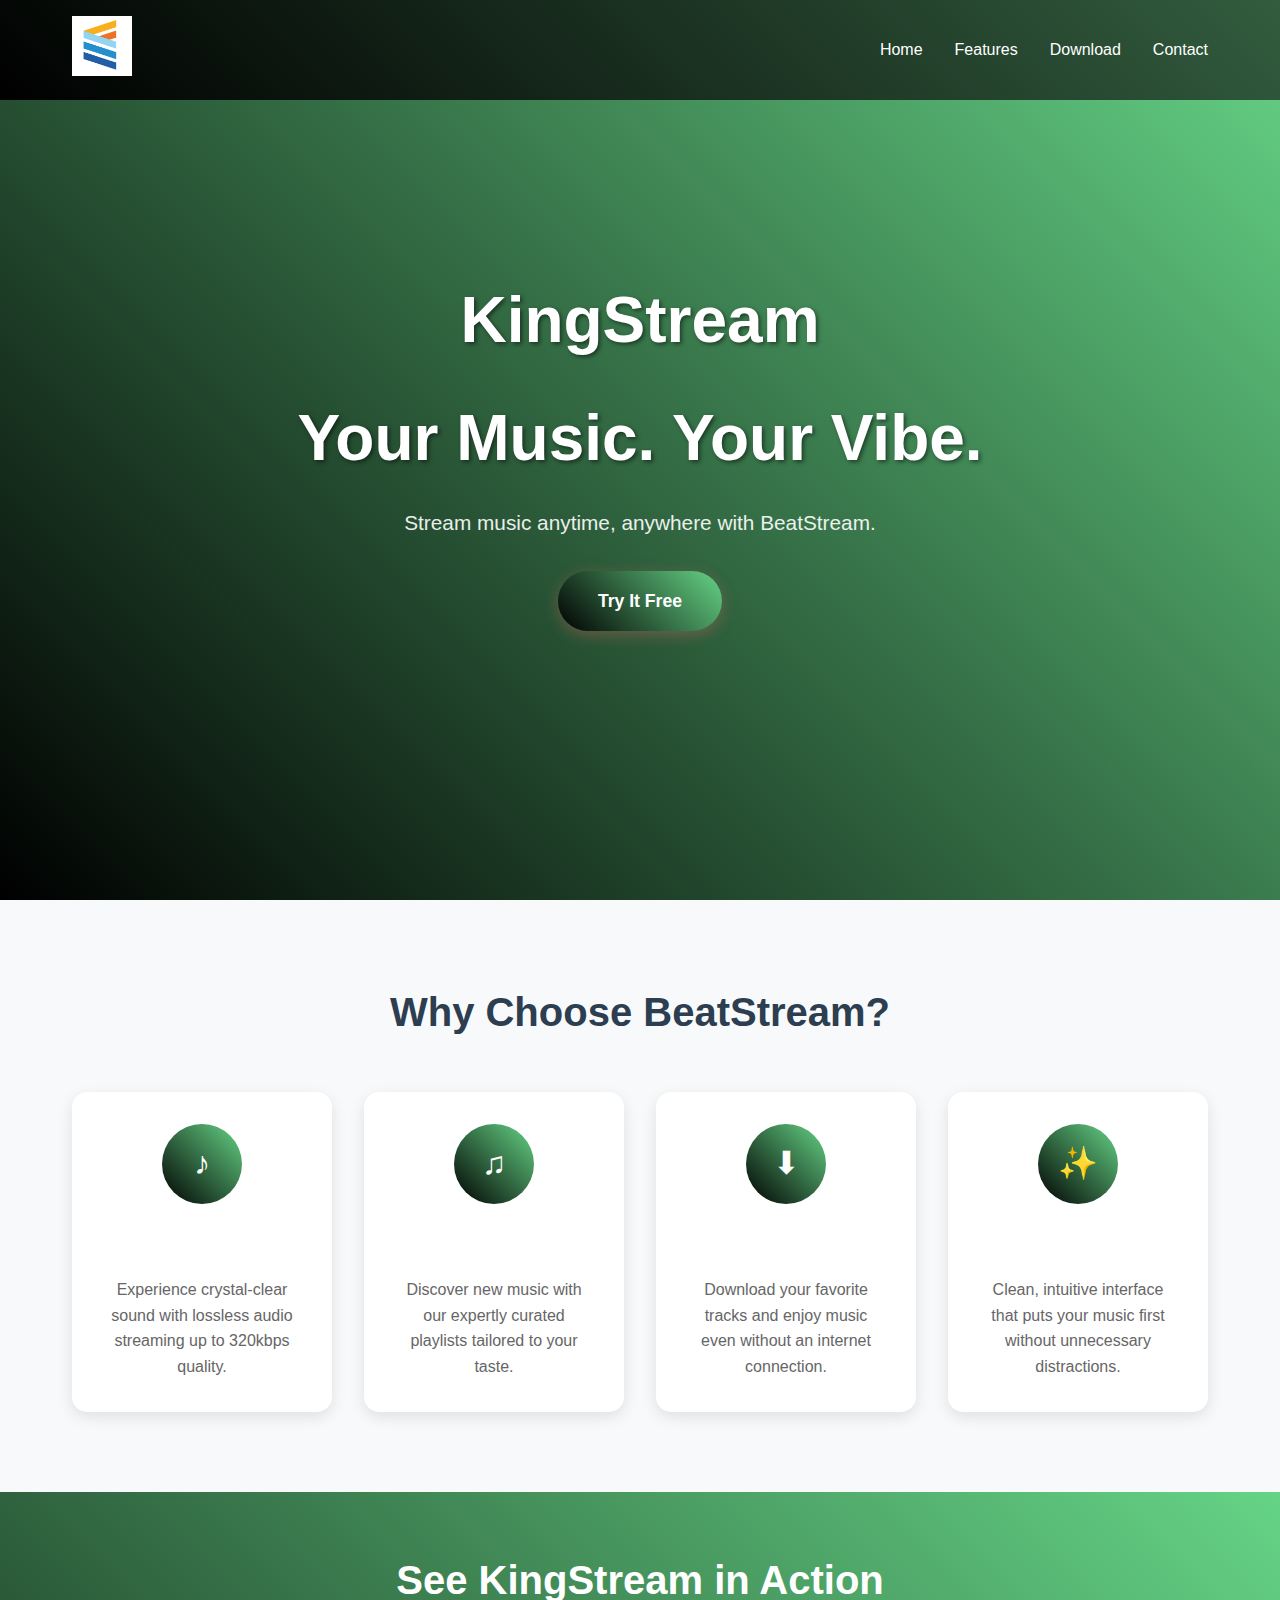
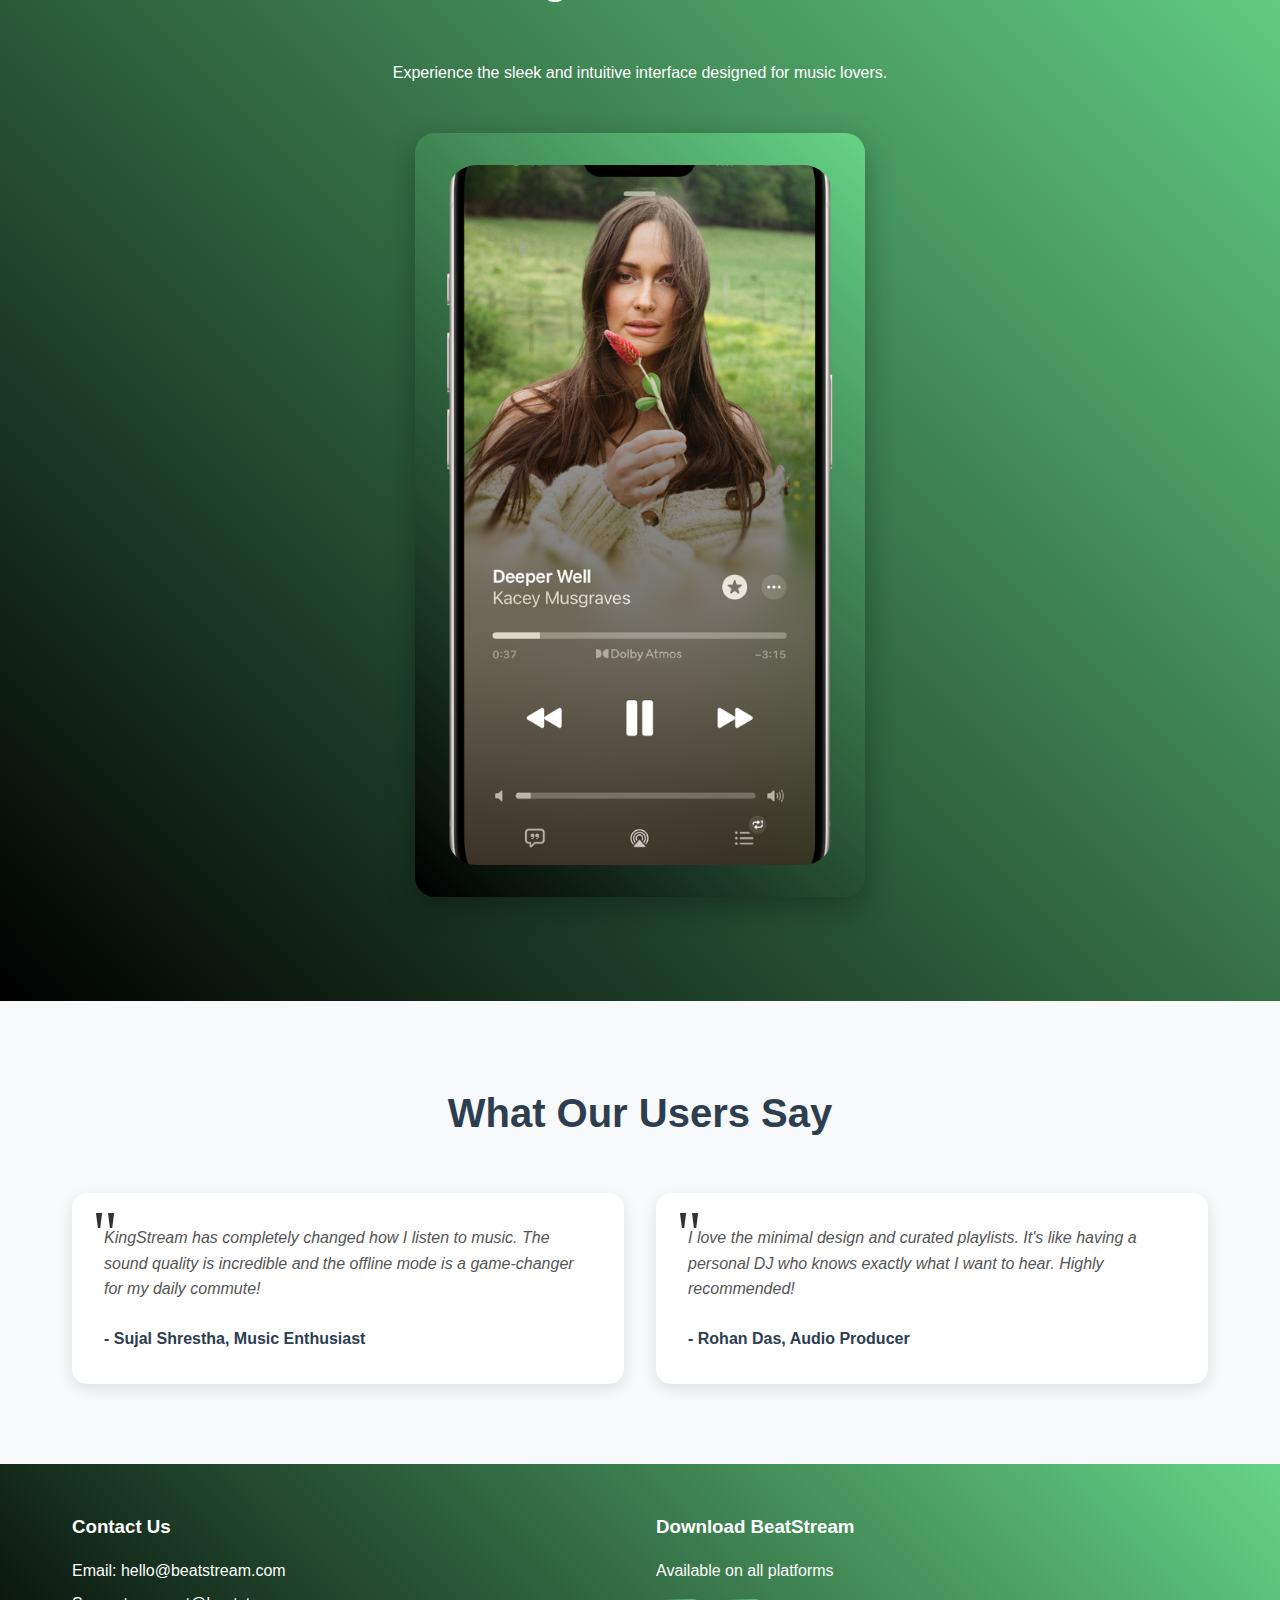
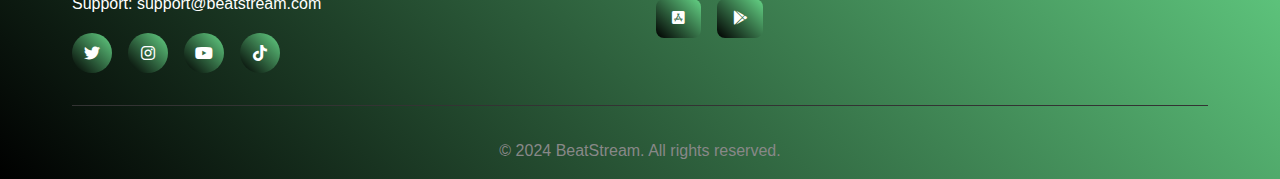
<file: first.html>
<!DOCTYPE html>
<html lang="en">
  <head>
    <meta charset="UTF-8" />
    <meta name="viewport" content="width=device-width, initial-scale=1.0" />
    <title>BeatStream - Your Music. Your Vibe.</title>
    <link rel="stylesheet" href="first.css" />
    <link
      rel="stylesheet"
      href="https://cdnjs.cloudflare.com/ajax/libs/font-awesome/6.7.2/css/all.min.css"
      integrity="sha512-Evv84Mr4kqVGRNSgIGL/F/aIDqQb7xQ2vcrdIwxfjThSH8CSR7PBEakCr51Ck+w+/U6swU2Im1vVX0SVk9ABhg=="
      crossorigin="anonymous"
      referrerpolicy="no-referrer"
    />
  </head>
  <body>
    <!-- Header: Navigation bar with logo and links -->
    <header class="header">
      <nav class="nav-container">
        <a href="#" class="logo"><img src="image/kings.png" /></a>
        <ul class="nav-links">
          <li><a href="#home">Home</a></li>
          <li><a href="#features">Features</a></li>
          <li><a href="#download">Download</a></li>
          <li><a href="#contact">Contact</a></li>
        </ul>
      </nav>
    </header>

    <!-- Hero Section: Landing message with call-to-action button -->
    <section class="hero" id="home">
      <div class="hero-content">
        <h1>KingStream</h1>
        <h3>Your Music. Your Vibe.</h3>
        <p>Stream music anytime, anywhere with BeatStream.</p>
        <a href="index.html" class="cta-button">Try It Free</a>
      </div>
    </section>

    <!-- Features Section: Highlights of app benefits -->
    <section class="features" id="features">
      <div class="container">
        <h2 class="section-title">Why Choose BeatStream?</h2>
        <div class="features-grid">
          <div class="feature-card">
            <div class="feature-icon">♪</div>
            <h3>High-Quality Audio</h3>
            <p>
              Experience crystal-clear sound with lossless audio streaming up to
              320kbps quality.
            </p>
          </div>
          <div class="feature-card">
            <div class="feature-icon">♫</div>
            <h3>Curated Playlists</h3>
            <p>
              Discover new music with our expertly curated playlists tailored to
              your taste.
            </p>
          </div>
          <div class="feature-card">
            <div class="feature-icon">⬇</div>
            <h3>Offline Mode</h3>
            <p>
              Download your favorite tracks and enjoy music even without an
              internet connection.
            </p>
          </div>
          <div class="feature-card">
            <div class="feature-icon">✨</div>
            <h3>Minimal Design</h3>
            <p>
              Clean, intuitive interface that puts your music first without
              unnecessary distractions.
            </p>
          </div>
        </div>
      </div>
    </section>

    <!-- Screenshot Section: Preview of the app interface -->
    <section class="screenshot">
      <div class="container">
        <h2 class="section-title">See KingStream in Action</h2>
        <p>
          Experience the sleek and intuitive interface designed for music
          lovers.
        </p>
        <div class="screenshot-preview">
          <div class="screenshot-placeholder"></div>
        </div>
      </div>
    </section>

    <!-- Testimonials Section: User reviews and feedback -->
    <section class="testimonials">
      <div class="container">
        <h2 class="section-title">What Our Users Say</h2>
        <div class="testimonials-grid">
          <div class="testimonial">
            <p class="testimonial-text">
              KingStream has completely changed how I listen to music. The sound
              quality is incredible and the offline mode is a game-changer for
              my daily commute!
            </p>
            <p class="testimonial-author">- Sujal Shrestha, Music Enthusiast</p>
          </div>
          <div class="testimonial">
            <p class="testimonial-text">
              I love the minimal design and curated playlists. It's like having
              a personal DJ who knows exactly what I want to hear. Highly
              recommended!
            </p>
            <p class="testimonial-author">- Rohan Das, Audio Producer</p>
          </div>
        </div>
      </div>
    </section>

    <!-- Footer: Contact info, social links, and app download buttons -->
    <footer class="footer" id="contact">
      <div class="container">
        <div class="footer-content">
          <div class="footer-section">
            <h3>Contact Us</h3>
            <p>Email: hello@beatstream.com</p>
            <p>Support: support@beatstream.com</p>
            <div class="social-icons">
              <a href="#" class="social-icon"
                ><i class="fa-brands fa-twitter"></i
              ></a>
              <a href="#" class="social-icon"
                ><i class="fa-brands fa-instagram"></i
              ></a>
              <a href="#" class="social-icon"
                ><i class="fa-brands fa-youtube"></i
              ></a>
              <a href="#" class="social-icon"
                ><i class="fa-brands fa-tiktok"></i
              ></a>
            </div>
          </div>
          <div class="footer-section">
            <h3>Download BeatStream</h3>
            <p>Available on all platforms</p>
            <div class="download-badges">
              <a href="#" class="download-badge"
                ><i class="fa-brands fa-app-store-ios"></i
              ></a>
              <a href="#" class="download-badge"
                ><i class="fa-brands fa-google-play"></i
              ></a>
            </div>
          </div>
        </div>
        <div class="footer-bottom">
          <p>&copy; 2024 BeatStream. All rights reserved.</p>
        </div>
      </div>
    </footer>
  </body>
</html>
</file>
<file: first.css>
* {
        margin: 0;
        padding: 0;
        box-sizing: border-box;
      }

      body {
        font-family: "Arial", sans-serif;
        line-height: 1.6;
        color: #333;
        overflow-x: hidden;
      }

      /* Header Styles */
      .header {
        background:linear-gradient(45deg, #000000, #325c3e);;
        backdrop-filter: blur(10px);
        padding: 1rem 0;
        position: fixed;
        width: 100%;
        top: 0;
        z-index: 1000;
        transition: all 0.3s ease;
      }

      .nav-container {
        max-width: 1200px;
        margin: 0 auto;
        display: flex;
        justify-content: space-between;
        align-items: center;
        padding: 0 2rem;
      }

      .logo img {
        height: 60px;
      }

      .nav-links {
        display: flex;
        list-style: none;
        gap: 2rem;
      }

      .nav-links a {
        color: white;
        text-decoration: none;
        transition: color 0.3s ease;
        font-weight: 500;
      }

      .nav-links a:hover {
        color: linear-gradient(45deg, #000000, #65d486);
        
      }

      /* Hero Section */
      .hero {
        height: 100vh;
        background: linear-gradient(45deg, #000000, #65d486);
        display: flex;
        align-items: center;
        justify-content: center;
        text-align: center;
        color: white;
        position: relative;
      }

      .hero-content {
        max-width: 800px;
        padding: 0 2rem;
        animation: fadeInUp 1s ease-out;
      }

      .hero h1 {
        font-size: 4rem;
        margin-bottom: 1rem;
        font-weight: 700;
        text-shadow: 2px 2px 4px rgba(0, 0, 0, 0.5);
      }

      .hero h3 {
        font-size: 4rem;
        margin-bottom: 1rem;
        font-weight: 700;
        text-shadow: 2px 2px 4px rgba(0, 0, 0, 0.5);
      }

      .hero p {
        font-size: 1.3rem;
        margin-bottom: 2rem;
        opacity: 0.9;
      }

      .cta-button {
        display: inline-block;
        background: linear-gradient(45deg, #000000, #65d486);
        color: white;
        padding: 1rem 2.5rem;
        text-decoration: none;
        border-radius: 50px;
        font-size: 1.1rem;
        font-weight: 600;
        transition: all 0.3s ease;
        box-shadow: 0 4px 15px rgba(255, 107, 107, 0.3);
      }

      .cta-button:hover {
        transform: translateY(-2px);
        box-shadow: 0 6px 20px rgba(255, 107, 107, 0.4);
      }

      /* Features Section */
      .features {
        padding: 5rem 0;
        background: #f8f9fa;
      }

      .container {
        max-width: 1200px;
        margin: 0 auto;
        padding: 0 2rem;
      }

      .section-title {
        text-align: center;
        font-size: 2.5rem;
        margin-bottom: 3rem;
        color: #2c3e50;
      }

      .features-grid {
        display: grid;
        grid-template-columns: repeat(auto-fit, minmax(250px, 1fr));
        gap: 2rem;
        margin-top: 3rem;
      }

      .feature-card {
        background: white;
        padding: 2rem;
        border-radius: 15px;
        text-align: center;
        box-shadow: 0 5px 15px rgba(0, 0, 0, 0.1);
        transition: transform 0.3s ease;
      }

      .feature-card:hover {
        transform: translateY(-5px);
      }

      .feature-icon {
        width: 80px;
        height: 80px;
        background:linear-gradient(45deg, #000000, #65d486);
        border-radius: 50%;
        margin: 0 auto 1.5rem;
        display: flex;
        align-items: center;
        justify-content: center;
        font-size: 2rem;
        color: white;
      }

      .feature-card h3 {
        font-size: 1.3rem;
        margin-bottom: 1rem;
        color: #ffffff;
      }

      .feature-card p {
        color: #666;
        line-height: 1.6;
      }

      /* Screenshot Section */
      .screenshot {
        padding: 3.5rem 0;
        background:linear-gradient(45deg, #000000, #65d486);
        color: white;
        text-align: center;
      }

      .screenshot h2{
        color: white;
      }

      .screenshot-preview {
        max-width: 450px;
        margin: 3rem auto;
        background:linear-gradient(45deg, #000000, #65d486);
        border-radius: 20px;
        padding: 2rem;
        box-shadow: 0 10px 30px rgba(0, 0, 0, 0.3);
      }

      .screenshot-placeholder {
        width: 100%;
        height: 700px;padding: 30px;
        background-image: url(image/wesite\ photo.png);
        border-radius: 30px;
        border: linear-gradient(45deg, #000000, #65d486);
        background-size: cover;  
        background-position: center;   
        background-repeat: no-repeat;  
      }

     
      /* Testimonials Section */
      .testimonials {
        padding: 5rem 0;
        background: #f8f9fa;
      }

      .testimonials-grid {
        display: grid;
        grid-template-columns: repeat(auto-fit, minmax(400px, 1fr));
        gap: 2rem;
        margin-top: 3rem;
      }

      .testimonial {
        background: white;
        padding: 2rem;
        border-radius: 15px;
        box-shadow: 0 5px 15px rgba(0, 0, 0, 0.1);
        position: relative;
      }

      .testimonial::before {
        content: '"';
        font-size: 4rem;
        color:  linear-gradient(45deg, #000000, #65d486);
        position: absolute;
        top: -10px;
        left: 20px;
        font-family: serif;
      }

      .testimonial-text {
        font-style: italic;
        margin-bottom: 1.5rem;
        color: #555;
        line-height: 1.6;
      }

      .testimonial-author {
        font-weight: 600;
        color: #2c3e50;
      }

      /* Footer */
      .footer {
        background:linear-gradient(45deg, #000000, #65d486);
        color: white;
        padding: 3rem 0 1rem;
      }

      .footer-content {
        display: grid;
        grid-template-columns: repeat(auto-fit, minmax(250px, 1fr));
        gap: 2rem;
        margin-bottom: 2rem;
      }

      .footer-section h3 {
        margin-bottom: 1rem;
        color: #ffffff;
      }

      .footer-section p {
        margin-bottom: 0.5rem;
      }

      .social-icons {
        display: flex;
        gap: 1rem;
        margin-top: 1rem;
      }

      .social-icon {
        width: 40px;
        height: 40px;
        background:linear-gradient(45deg, #000000, #65d486);
        border-radius: 50%;
        display: flex;
        align-items: center;
        justify-content: center;
        color: white;
        text-decoration: none;
        transition: transform 0.3s ease;
      }

      .social-icon:hover {
        transform: scale(1.1);
      }

      .download-badges {
        display: flex;
        gap: 1rem;
        margin-top: 1rem;
      }

      .download-badge {
        background:linear-gradient(45deg, #000000, #65d486);
        padding: 0.5rem 1rem;
        border-radius: 8px;
        text-decoration: none;
        color: white;
        font-size: 0.9rem;
        transition: background 0.3s ease;
      }

      .download-badge:hover {
        background: #614444;
      }

      .footer-bottom {
        text-align: center;
        padding-top: 2rem;
        border-top: 1px solid #333;
        color: #888;
      }

      /* Animations */
      @keyframes fadeInUp {
        from {
          opacity: 0;
          transform: translateY(30px);
        }
        to {
          opacity: 1;
          transform: translateY(0);
        }
      }

      /* Responsive Design */
      @media (max-width: 768px) {
        .nav-links {
          display: none;
        }

        .hero h1 {
          font-size: 2.5rem;
        }

        .hero p {
          font-size: 1.1rem;
        }

        .section-title {
          font-size: 2rem;
        }

        .testimonials-grid {
          grid-template-columns: 1fr;
        }

        .download-badges {
          flex-direction: column;
        }

        .nav-container {
          padding: 0 1rem;
        }

        .container {
          padding: 0 1rem;
        }
      }

      @media (max-width: 480px) {
        .hero h1 {
          font-size: 2rem;
        }

        .features-grid {
          grid-template-columns: 1fr;
        }

        .cta-button {
          padding: 0.8rem 2rem;
          font-size: 1rem;
        }
      }
</file>
